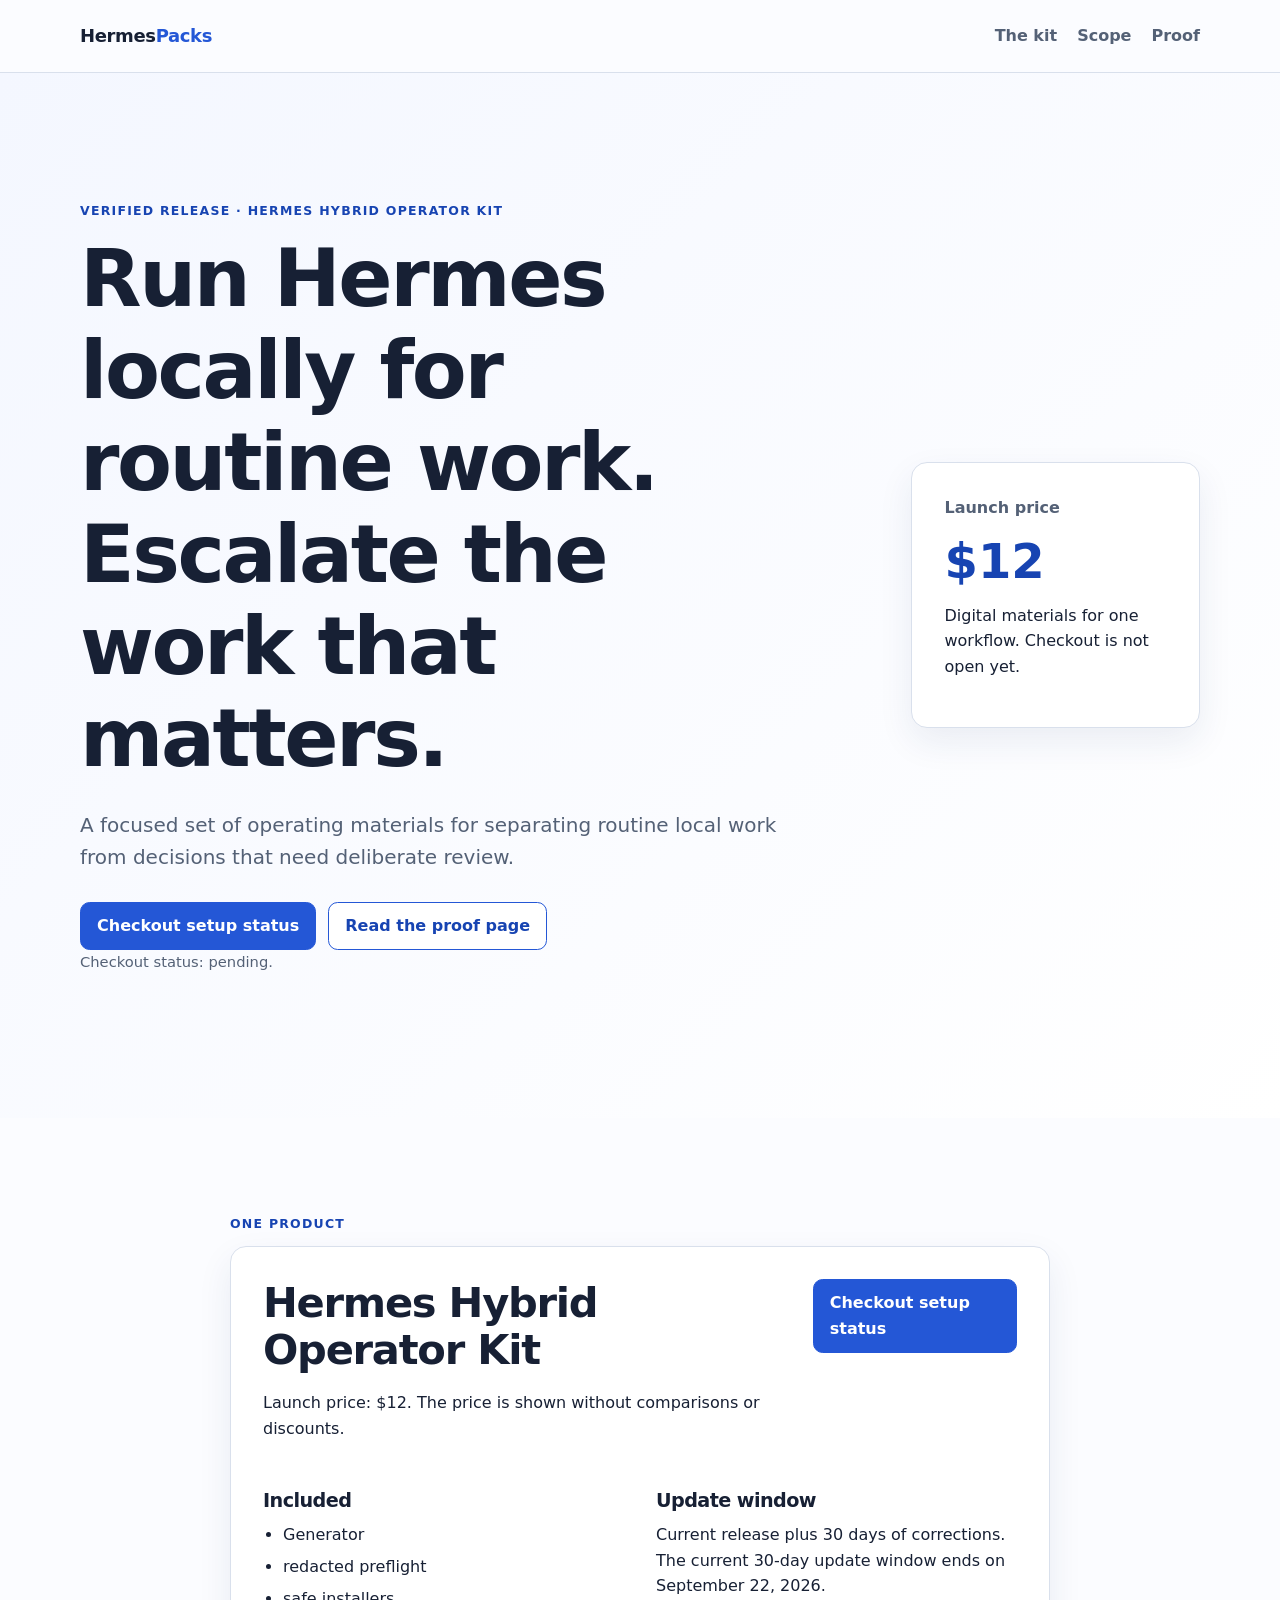
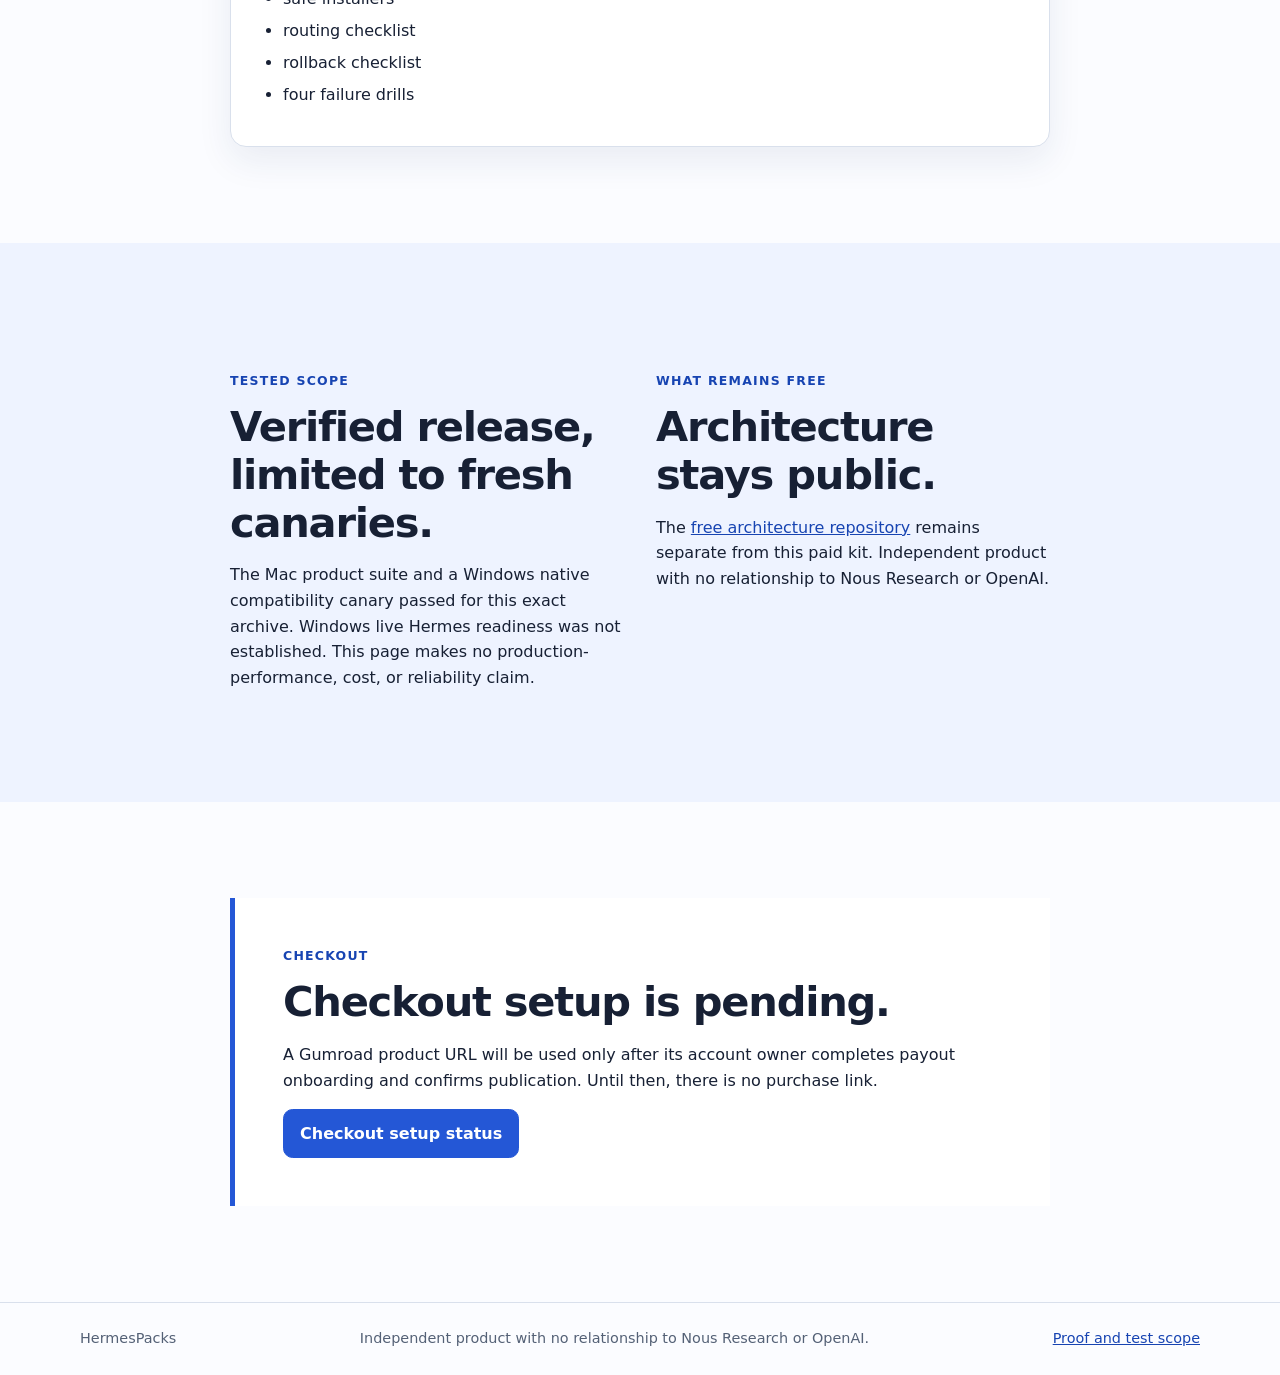
<file: index.html>
<!doctype html>
<html lang="en">
<head>
  <meta charset="utf-8">
  <meta name="viewport" content="width=device-width, initial-scale=1">
  <meta name="description" content="One verified Hermes operator kit for local routine work and deliberate escalation, with checkout still pending.">
  <title>HermesPacks — Hybrid Operator Kit</title>
  <link rel="stylesheet" href="css/style.css">
  <link rel="icon" href="favicon.svg" type="image/svg+xml">
  <script defer src="js/main.js"></script>
</head>
<body>
  <a class="skip-link" href="#main-content">Skip to content</a>
  <header class="site-header">
    <div class="container header-row">
      <a class="brand" href="index.html" aria-label="HermesPacks home">Hermes<span>Packs</span></a>
      <button class="nav-toggle" type="button" aria-expanded="false" aria-controls="primary-nav">Menu</button>
      <nav id="primary-nav" class="site-nav" aria-label="Primary navigation">
        <a href="#kit">The kit</a>
        <a href="#scope">Scope</a>
        <a href="proof.html">Proof</a>
      </nav>
    </div>
  </header>

  <main id="main-content">
    <section class="hero">
      <div class="container hero-grid">
        <div>
          <p class="eyebrow">Verified release · Hermes hybrid operator kit</p>
          <h1>Run Hermes locally for routine work. Escalate the work that matters.</h1>
          <p class="lede">A focused set of operating materials for separating routine local work from decisions that need deliberate review.</p>
          <div class="hero-actions">
            <a class="button button-primary" data-checkout-cta href="order.html">Checkout setup status</a>
            <a class="button button-secondary" href="proof.html">Read the proof page</a>
          </div>
          <p class="status-line" data-checkout-message>Checkout status: pending.</p>
        </div>
        <aside class="hero-note" aria-label="Product summary">
          <p class="note-label">Launch price</p>
          <p class="price">$12</p>
          <p>Digital materials for one workflow. Checkout is not open yet.</p>
        </aside>
      </div>
    </section>

    <section id="kit" class="section">
      <div class="container narrow">
        <p class="eyebrow">One product</p>
        <article class="product-card" data-product-card="true" data-product-slug="hermes-hybrid-operator-kit">
          <div class="product-heading">
            <div>
              <h2>Hermes Hybrid Operator Kit</h2>
              <p>Launch price: $12. The price is shown without comparisons or discounts.</p>
            </div>
            <a class="button button-primary" data-checkout-cta href="order.html">Checkout setup status</a>
          </div>
          <div class="inclusions">
            <section>
              <h3>Included</h3>
              <ul>
                <li>Generator</li>
                <li>redacted preflight</li>
                <li>safe installers</li>
                <li>routing checklist</li>
                <li>rollback checklist</li>
                <li>four failure drills</li>
              </ul>
            </section>
            <section>
              <h3>Update window</h3>
              <p>Current release plus 30 days of corrections. The current 30-day update window ends on September 22, 2026.</p>
            </section>
          </div>
        </article>
      </div>
    </section>

    <section id="scope" class="section section-muted">
      <div class="container narrow split-copy">
        <section>
          <p class="eyebrow">Tested scope</p>
          <h2>Verified release, limited to fresh canaries.</h2>
          <p>The Mac product suite and a Windows native compatibility canary passed for this exact archive. Windows live Hermes readiness was not established. This page makes no production-performance, cost, or reliability claim.</p>
        </section>
        <section>
          <p class="eyebrow">What remains free</p>
          <h2>Architecture stays public.</h2>
          <p>The <a href="https://github.com/cvsgireesh/hermes-hybrid-agent-router">free architecture repository</a> remains separate from this paid kit. Independent product with no relationship to Nous Research or OpenAI.</p>
        </section>
      </div>
    </section>

    <section class="section">
      <div class="container narrow callout">
        <p class="eyebrow">Checkout</p>
        <h2>Checkout setup is pending.</h2>
        <p>A Gumroad product URL will be used only after its account owner completes payout onboarding and confirms publication. Until then, there is no purchase link.</p>
        <a class="button button-primary" data-checkout-cta href="order.html">Checkout setup status</a>
      </div>
    </section>
  </main>

  <footer class="site-footer">
    <div class="container footer-row">
      <p>HermesPacks</p>
      <p>Independent product with no relationship to Nous Research or OpenAI.</p>
      <a href="proof.html">Proof and test scope</a>
    </div>
  </footer>
</body>
</html>
</file>
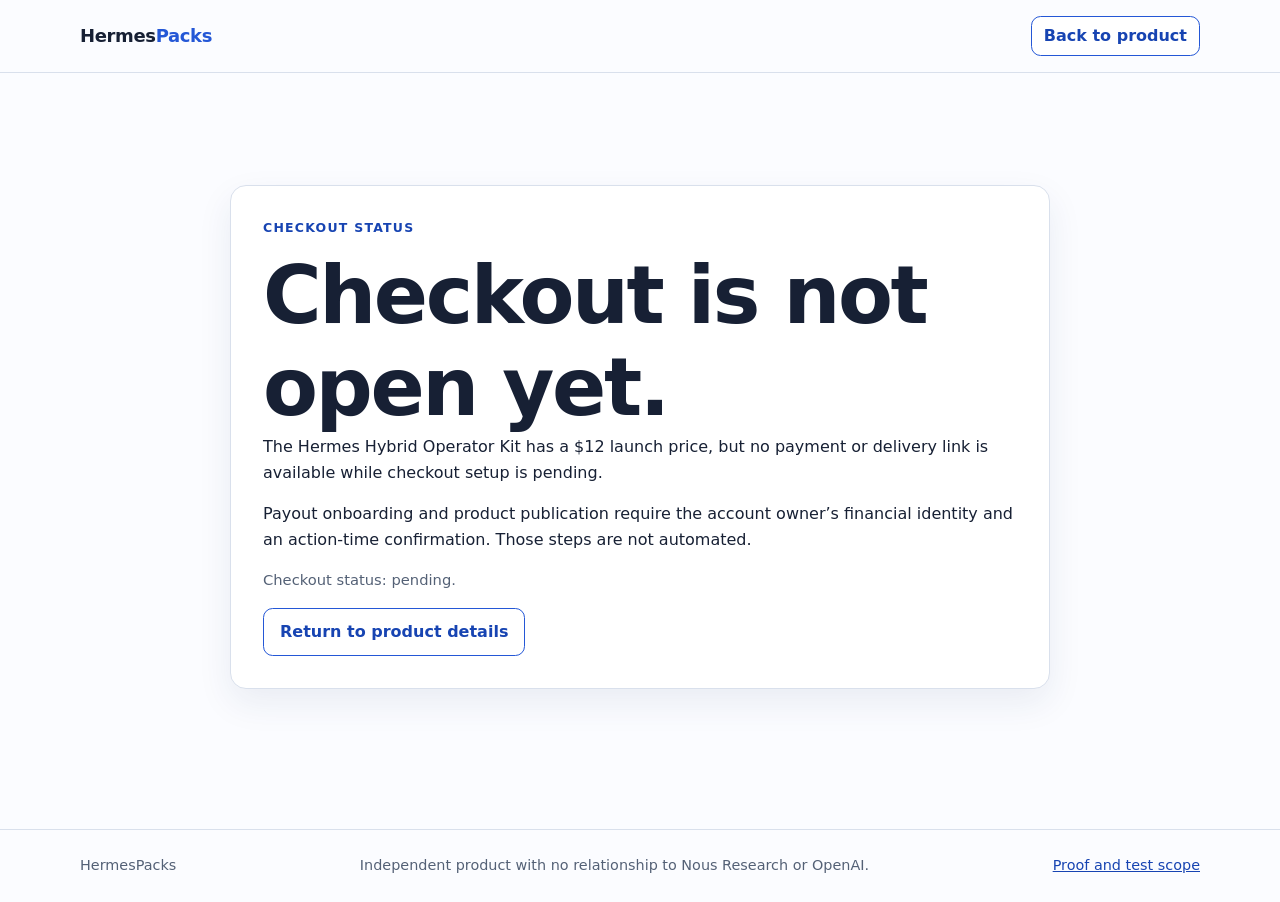
<file: order.html>
<!doctype html>
<html lang="en">
<head>
  <meta charset="utf-8">
  <meta name="viewport" content="width=device-width, initial-scale=1">
  <meta name="description" content="Current checkout status for the Hermes Hybrid Operator Kit.">
  <title>Checkout status — HermesPacks</title>
  <link rel="stylesheet" href="css/style.css">
  <link rel="icon" href="favicon.svg" type="image/svg+xml">
  <script defer src="js/main.js"></script>
</head>
<body>
  <a class="skip-link" href="#main-content">Skip to content</a>
  <header class="site-header">
    <div class="container header-row">
      <a class="brand" href="index.html" aria-label="HermesPacks home">Hermes<span>Packs</span></a>
      <a class="button button-secondary button-small" href="index.html">Back to product</a>
    </div>
  </header>
  <main id="main-content" class="order-page">
    <section class="container narrow status-card" aria-labelledby="checkout-title">
      <p class="eyebrow">Checkout status</p>
      <h1 id="checkout-title">Checkout is not open yet.</h1>
      <p>The Hermes Hybrid Operator Kit has a $12 launch price, but no payment or delivery link is available while checkout setup is pending.</p>
      <p>Payout onboarding and product publication require the account owner’s financial identity and an action-time confirmation. Those steps are not automated.</p>
      <p class="status-line" data-checkout-message>Checkout status: pending.</p>
      <a class="button button-secondary" href="index.html">Return to product details</a>
    </section>
  </main>
  <footer class="site-footer">
    <div class="container footer-row"><p>HermesPacks</p><p>Independent product with no relationship to Nous Research or OpenAI.</p><a href="proof.html">Proof and test scope</a></div>
  </footer>
</body>
</html>
</file>
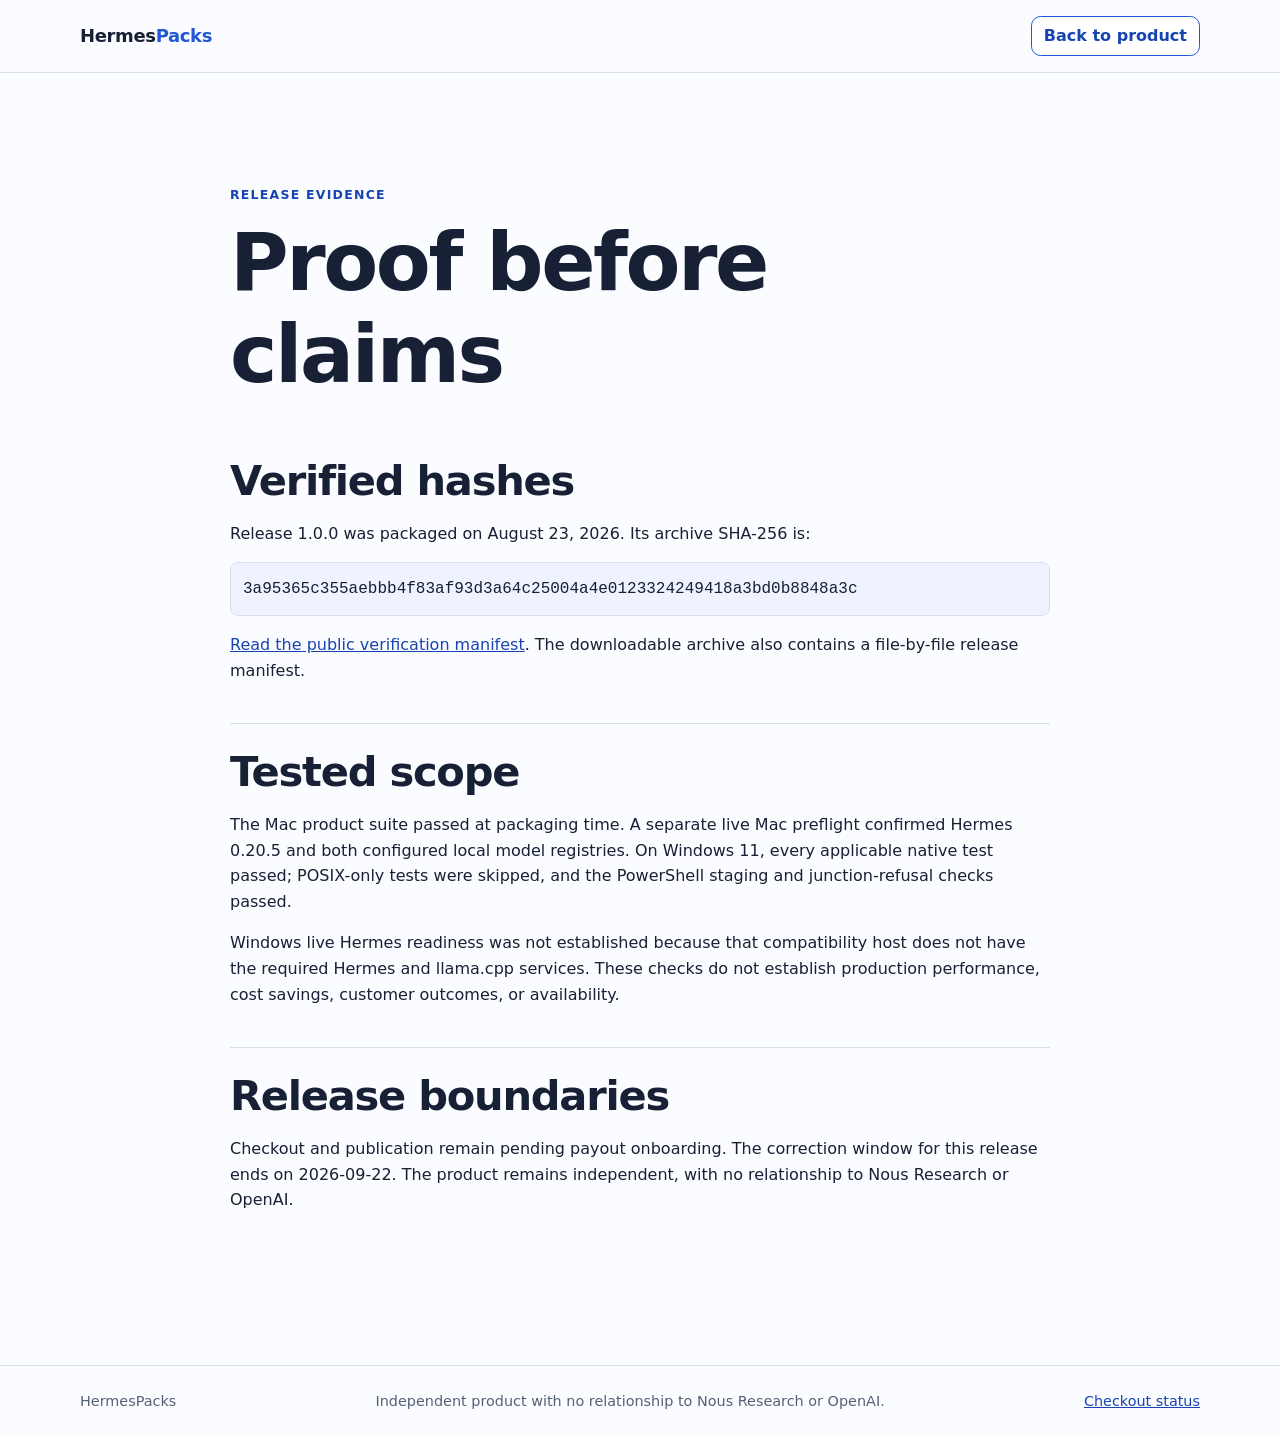
<file: proof.html>
<!doctype html>
<html lang="en">
<head>
  <meta charset="utf-8">
  <meta name="viewport" content="width=device-width, initial-scale=1">
  <meta name="description" content="Release evidence and testing scope for the Hermes Hybrid Operator Kit.">
  <title>Proof — HermesPacks</title>
  <link rel="stylesheet" href="css/style.css">
  <link rel="icon" href="favicon.svg" type="image/svg+xml">
  <script defer src="js/main.js"></script>
</head>
<body>
  <a class="skip-link" href="#main-content">Skip to content</a>
  <header class="site-header">
    <div class="container header-row">
      <a class="brand" href="index.html" aria-label="HermesPacks home">Hermes<span>Packs</span></a>
      <a class="button button-secondary button-small" href="index.html">Back to product</a>
    </div>
  </header>
  <main id="main-content" class="proof-page">
    <div class="container narrow prose">
      <p class="eyebrow">Release evidence</p>
      <h1>Proof before claims</h1>
      <section>
        <h2>Verified hashes</h2>
        <p>Release 1.0.0 was packaged on August 23, 2026. Its archive SHA-256 is:</p>
        <p class="release-hash"><code>3a95365c355aebbb4f83af93d3a64c25004a4e0123324249418a3bd0b8848a3c</code></p>
        <p><a href="products/hermes-hybrid-operator-kit-1.0.0-verification.json">Read the public verification manifest</a>. The downloadable archive also contains a file-by-file release manifest.</p>
      </section>
      <section>
        <h2>Tested scope</h2>
        <p>The Mac product suite passed at packaging time. A separate live Mac preflight confirmed Hermes 0.20.5 and both configured local model registries. On Windows 11, every applicable native test passed; POSIX-only tests were skipped, and the PowerShell staging and junction-refusal checks passed.</p>
        <p>Windows live Hermes readiness was not established because that compatibility host does not have the required Hermes and llama.cpp services. These checks do not establish production performance, cost savings, customer outcomes, or availability.</p>
      </section>
      <section>
        <h2>Release boundaries</h2>
        <p>Checkout and publication remain pending payout onboarding. The correction window for this release ends on <time datetime="2026-09-22">2026-09-22</time>. The product remains independent, with no relationship to Nous Research or OpenAI.</p>
      </section>
    </div>
  </main>
  <footer class="site-footer">
    <div class="container footer-row"><p>HermesPacks</p><p>Independent product with no relationship to Nous Research or OpenAI.</p><a href="order.html">Checkout status</a></div>
  </footer>
</body>
</html>
</file>
<file: css/style.css>
:root {
  --ink: #172034;
  --muted: #546176;
  --paper: #fbfcff;
  --surface: #ffffff;
  --line: #d9e0ec;
  --accent: #2457d6;
  --accent-dark: #1744b2;
  --soft: #eef3ff;
  --radius: 1rem;
}

* { box-sizing: border-box; }
html { scroll-behavior: smooth; }
body { margin: 0; background: var(--paper); color: var(--ink); font-family: Inter, ui-sans-serif, system-ui, -apple-system, BlinkMacSystemFont, "Segoe UI", sans-serif; font-size: 1rem; line-height: 1.6; }
a { color: var(--accent-dark); }
a:focus-visible, button:focus-visible { outline: 3px solid #f6b73c; outline-offset: 3px; }
.container { width: min(1120px, calc(100% - 2rem)); margin: 0 auto; }
.narrow { width: min(820px, calc(100% - 2rem)); }
.skip-link { position: fixed; top: .5rem; left: .5rem; z-index: 10; padding: .5rem .8rem; background: var(--ink); color: white; transform: translateY(-150%); }
.skip-link:focus { transform: translateY(0); }
.site-header { position: sticky; top: 0; z-index: 5; background: rgba(251, 252, 255, .96); border-bottom: 1px solid var(--line); backdrop-filter: blur(12px); }
.header-row, .footer-row { display: flex; align-items: center; justify-content: space-between; gap: 1rem; min-height: 4.5rem; }
.brand { color: var(--ink); font-weight: 800; font-size: 1.125rem; text-decoration: none; letter-spacing: -.02em; }
.brand span { color: var(--accent); }
.site-nav { display: flex; gap: 1.25rem; }
.site-nav a { color: var(--muted); text-decoration: none; font-weight: 650; }
.site-nav a:hover { color: var(--accent-dark); }
.nav-toggle { display: none; border: 1px solid var(--line); border-radius: .5rem; padding: .45rem .7rem; background: var(--surface); color: var(--ink); font: inherit; }
.hero { padding: clamp(4rem, 10vw, 8rem) 0; background: linear-gradient(135deg, #f4f7ff, #fff); }
.hero-grid { display: grid; grid-template-columns: minmax(0, 1.8fr) minmax(16rem, .7fr); gap: clamp(2rem, 7vw, 6rem); align-items: center; }
.eyebrow { margin: 0 0 .75rem; color: var(--accent-dark); font-size: .78rem; font-weight: 800; letter-spacing: .1em; text-transform: uppercase; }
h1, h2, h3 { line-height: 1.15; letter-spacing: -.03em; }
h1 { margin: 0; max-width: 15ch; font-size: clamp(2.5rem, 7vw, 5rem); }
h2 { margin: 0 0 1rem; font-size: clamp(1.7rem, 4vw, 2.6rem); }
h3 { margin: 0 0 .65rem; font-size: 1.2rem; }
p { margin: 0 0 1rem; }
.lede { max-width: 62ch; margin-top: 1.5rem; color: var(--muted); font-size: clamp(1.05rem, 2vw, 1.25rem); }
.hero-actions { display: flex; flex-wrap: wrap; gap: .75rem; margin-top: 1.8rem; }
.button { display: inline-flex; align-items: center; justify-content: center; min-height: 2.85rem; padding: .65rem 1rem; border: 1px solid var(--accent); border-radius: .6rem; font-weight: 750; text-decoration: none; }
.button-primary { background: var(--accent); color: white; }
.button-primary:hover { background: var(--accent-dark); color: white; }
.button-secondary { background: var(--surface); color: var(--accent-dark); }
.button-small { min-height: 2.3rem; padding: .4rem .75rem; }
.status-line { color: var(--muted); font-size: .92rem; }
.hero-note, .product-card, .status-card { padding: clamp(1.25rem, 4vw, 2rem); background: var(--surface); border: 1px solid var(--line); border-radius: var(--radius); box-shadow: 0 14px 35px rgba(31, 57, 105, .08); }
.note-label { margin: 0; color: var(--muted); font-weight: 700; }
.price { margin: .15rem 0; color: var(--accent-dark); font-size: 3rem; font-weight: 850; }
.section { padding: clamp(3.5rem, 8vw, 6rem) 0; }
.section-muted { background: var(--soft); }
.product-heading { display: flex; justify-content: space-between; gap: 1.5rem; align-items: start; }
.inclusions, .split-copy { display: grid; grid-template-columns: repeat(2, minmax(0, 1fr)); gap: 2rem; margin-top: 2rem; }
.inclusions ul { margin: 0; padding-left: 1.25rem; }
.inclusions li { margin: .4rem 0; }
.callout { padding: clamp(1.5rem, 5vw, 3rem); border-left: .35rem solid var(--accent); background: var(--surface); }
.order-page, .proof-page { min-height: calc(100vh - 9rem); padding: clamp(4rem, 10vw, 7rem) 0; }
.status-card { margin: 0 auto; }
.prose section { padding: 1.5rem 0; border-bottom: 1px solid var(--line); }
.prose section:last-child { border-bottom: 0; }
.prose h1 { margin-bottom: 2rem; }
.release-hash { overflow-wrap: anywhere; padding: .75rem; border: 1px solid var(--line); border-radius: .5rem; background: var(--soft); }
.site-footer { border-top: 1px solid var(--line); color: var(--muted); font-size: .9rem; }
.site-footer p { margin: 0; }
@media (max-width: 680px) {
  .header-row { flex-wrap: wrap; padding: .6rem 0; }
  .nav-toggle { display: inline-flex; margin-left: auto; }
  .site-nav { display: none; width: 100%; padding: .5rem 0; flex-direction: column; gap: .6rem; }
  .site-nav.is-open { display: flex; }
  .hero-grid, .inclusions, .split-copy { grid-template-columns: 1fr; }
  .product-heading { flex-direction: column; }
  .footer-row { align-items: start; flex-direction: column; padding: 1.25rem 0; }
}
</file>
